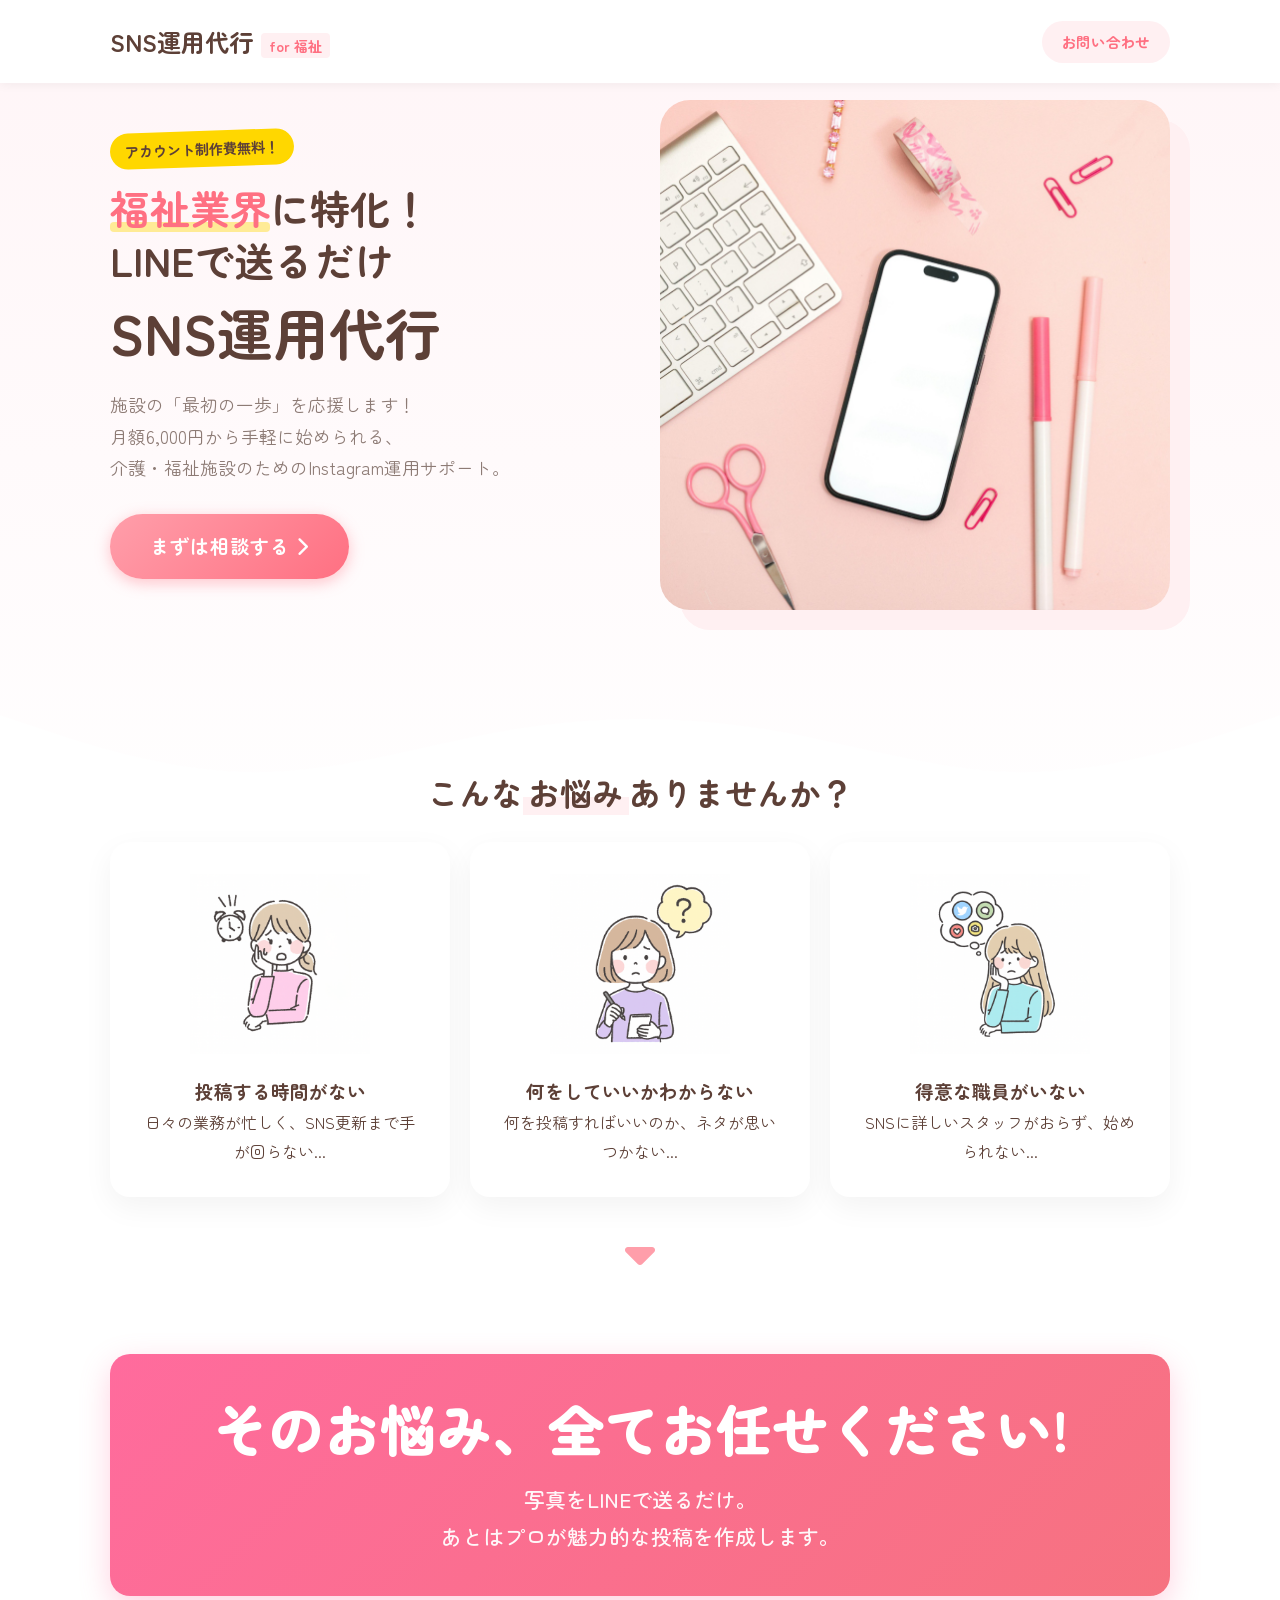
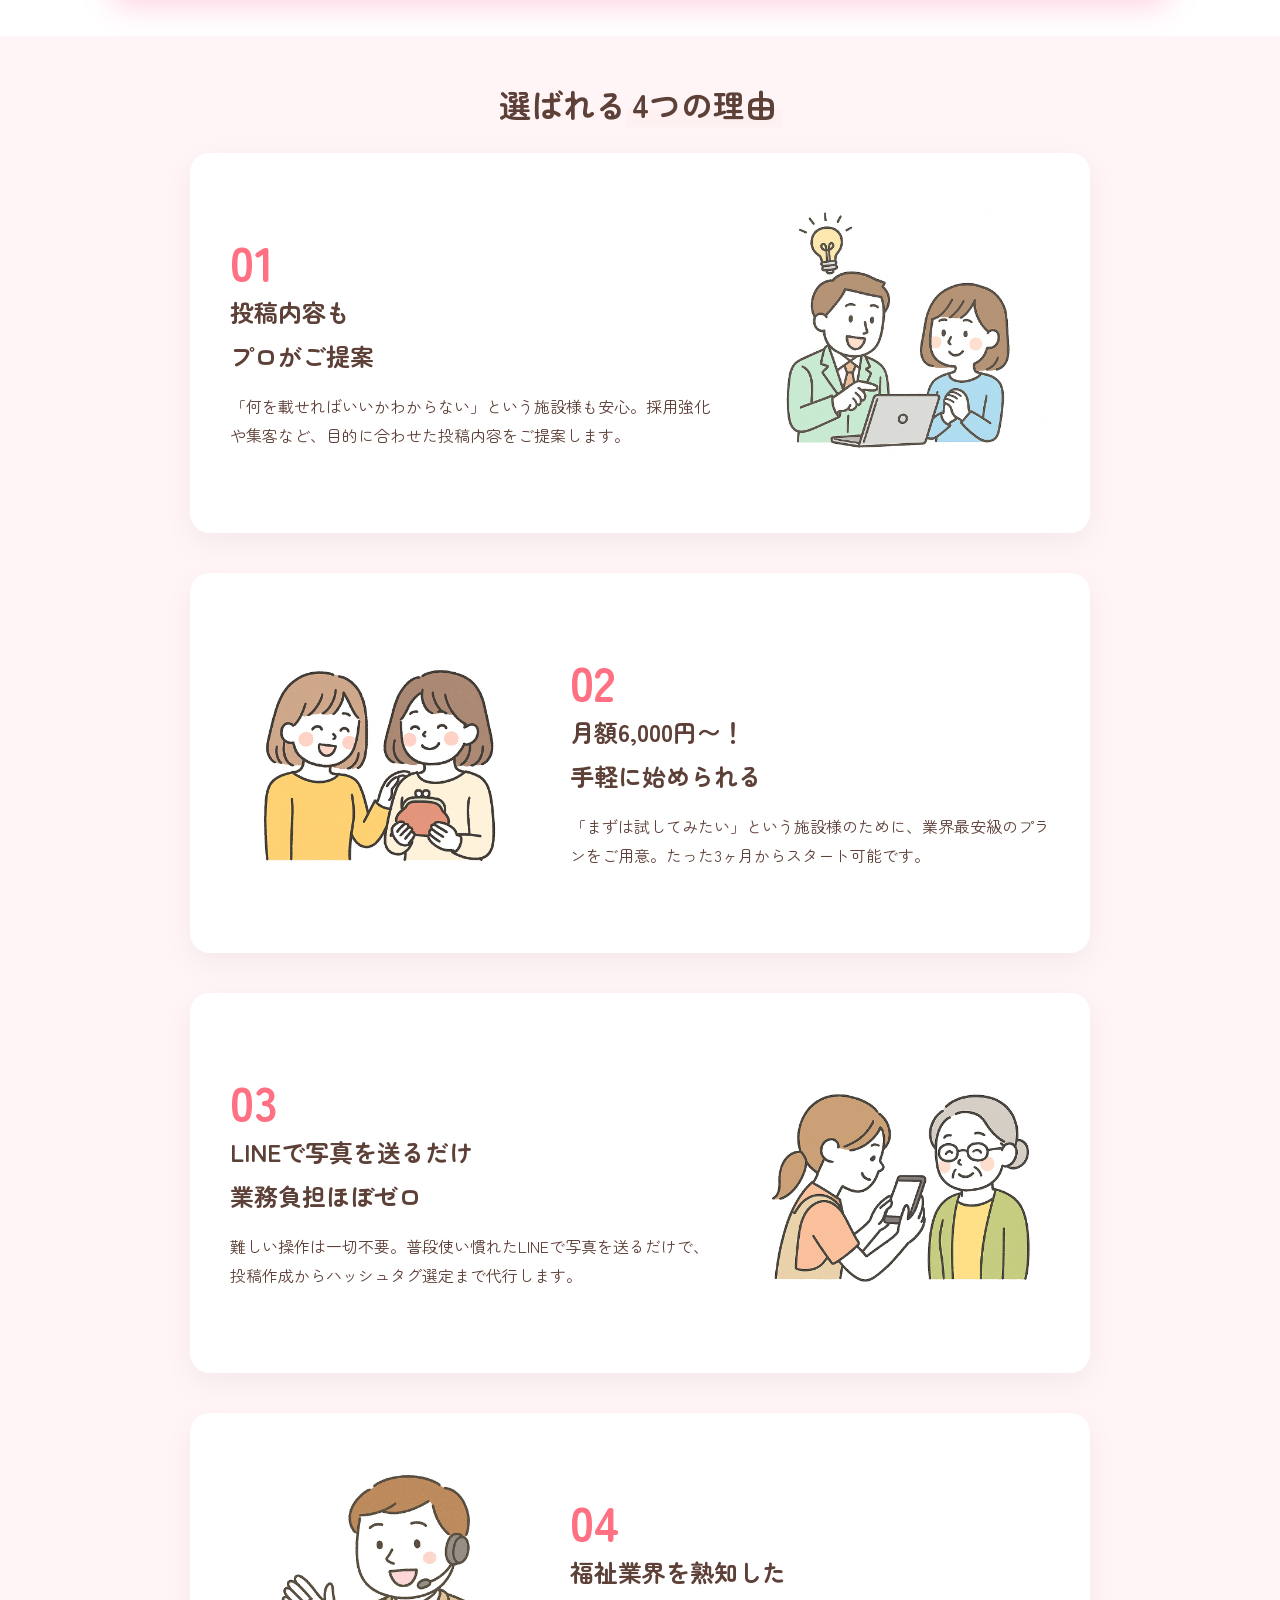
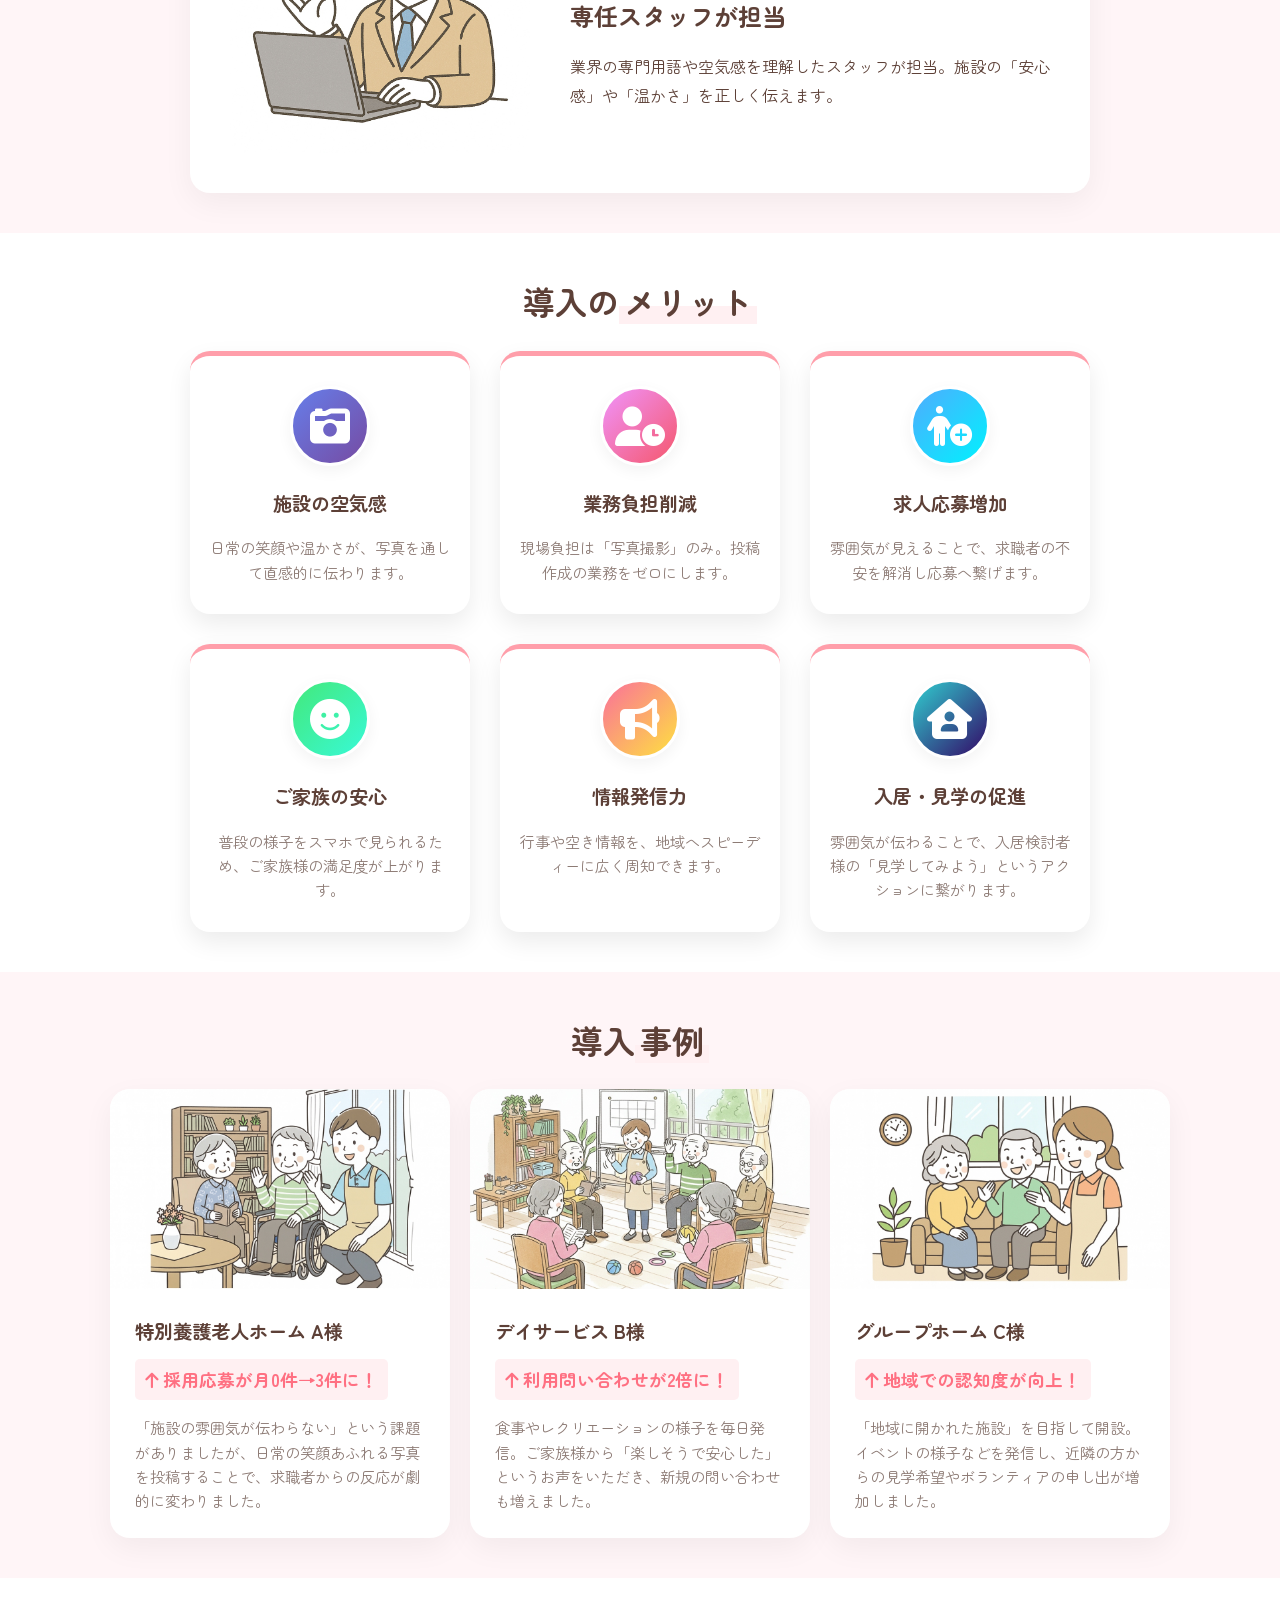
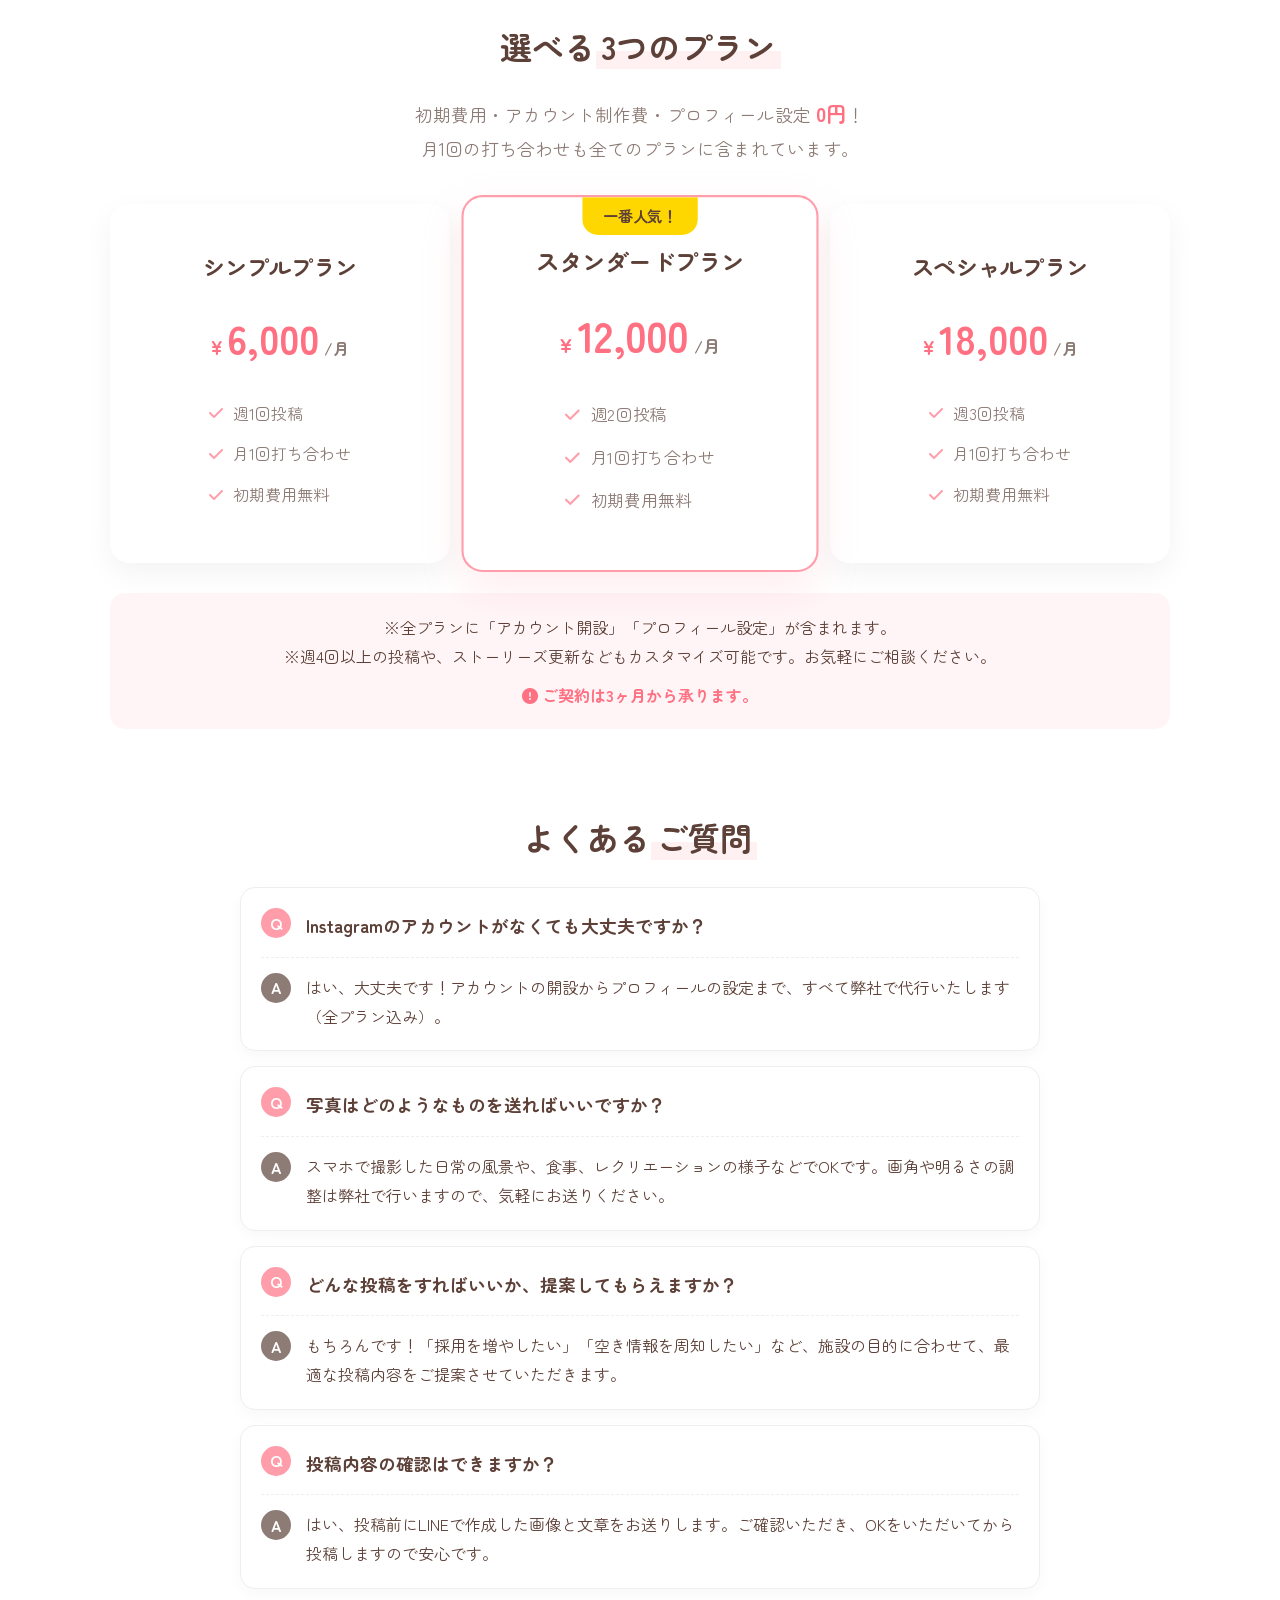
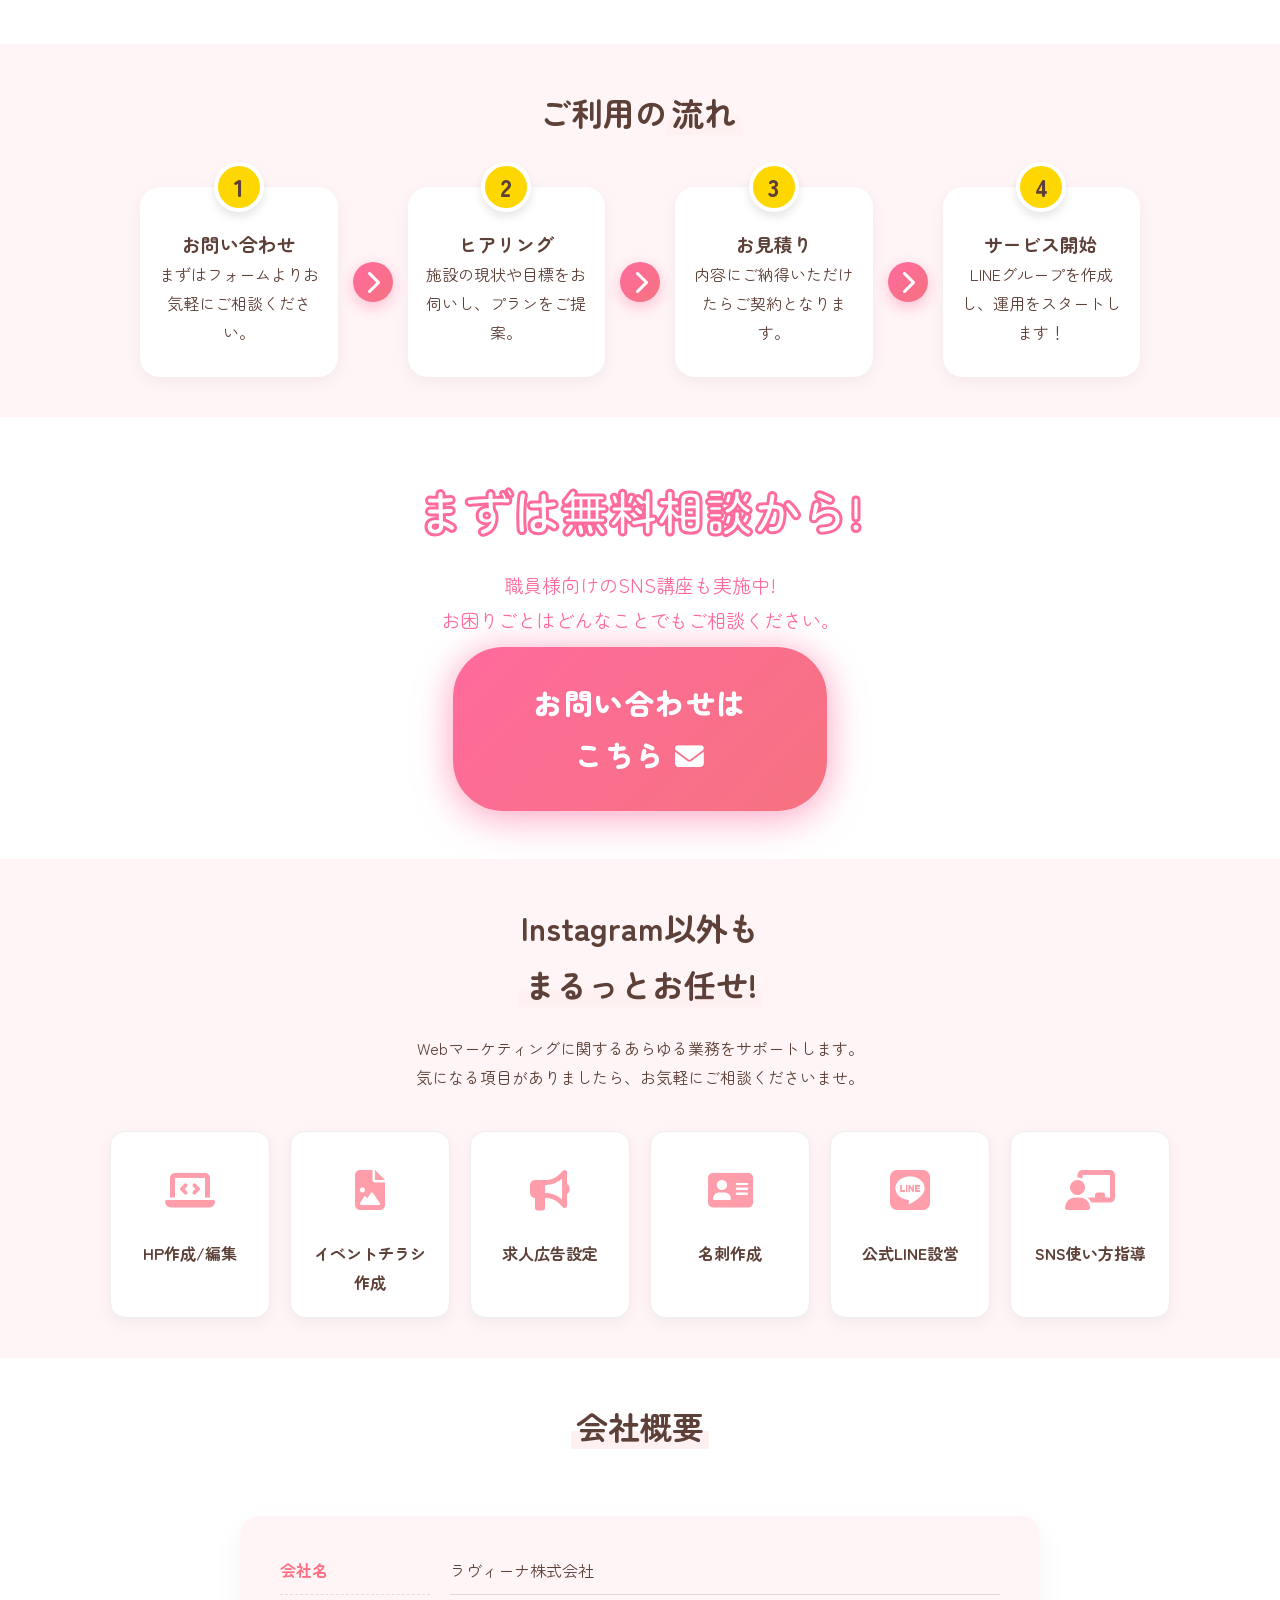
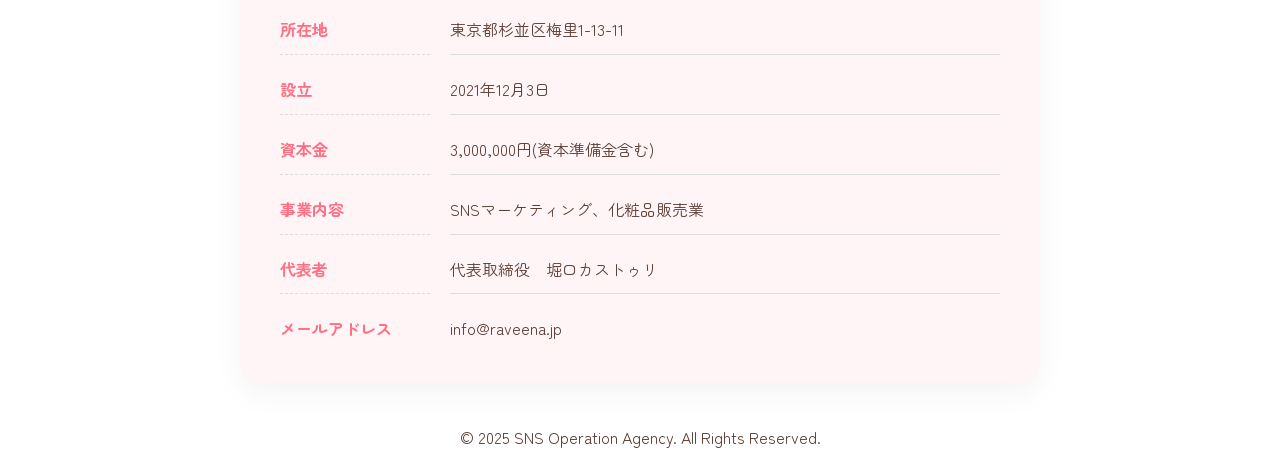
<file: index.html>
<!DOCTYPE html>
<html lang="ja">

<head>
    <meta charset="UTF-8">
    <meta name="viewport" content="width=device-width, initial-scale=1.0">
    <title>福祉業界特化のインスタ運用代行 | LINEで送るだけ</title>
    <meta name="description" content="介護・福祉施設に特化したInstagram運用代行サービス。月額6,000円〜。LINEで写真を送るだけの簡単運用で、採用や集客をサポートします。">
    <link rel="preconnect" href="https://fonts.googleapis.com">
    <link rel="preconnect" href="https://fonts.gstatic.com" crossorigin>
    <link href="https://fonts.googleapis.com/css2?family=Zen+Maru+Gothic:wght@400;500;700&display=swap"
        rel="stylesheet">
    <link rel="stylesheet" href="style.css">
    <!-- FontAwesome for Icons -->
    <link rel="stylesheet" href="https://cdnjs.cloudflare.com/ajax/libs/font-awesome/6.4.0/css/all.min.css">
</head>

<body>
    <header class="header">
        <div class="container header-container">
            <h1 class="logo">SNS運用代行<span class="logo-sub">for 福祉</span></h1>
            <a href="#contact" class="btn btn-sm">お問い合わせ</a>
        </div>
    </header>

    <main>
        <!-- Hero Section -->
        <section class="hero">
            <div class="container hero-container">
                <div class="hero-content">
                    <span class="badge">アカウント制作費無料！</span>
                    <h2 class="hero-title">
                        <span class="highlight">福祉業界</span>に特化！<br>
                        LINEで送るだけ<br>
                        <span class="text-large">SNS運用代行</span>
                    </h2>
                    <p class="hero-desc">
                        施設の「最初の一歩」を応援します！<br>
                        月額6,000円から<br class="sp-br">手軽に始められる、<br>
                        介護・福祉施設のための<br class="sp-br">Instagram運用サポート。
                    </p>
                    <div class="hero-cta">
                        <a href="#contact" class="btn btn-primary btn-lg shadow-pulse">まずは相談する <i
                                class="fa-solid fa-chevron-right"></i></a>
                    </div>
                </div>
                <div class="hero-image">
                    <img src="hero_final.jpg" alt="デスク周りの小物とスマートフォン">
                </div>
            </div>
            <div class="wave-bottom">
                <svg viewBox="0 0 1440 320">
                    <path fill="#ffffff" fill-opacity="1"
                        d="M0,96L48,112C96,128,192,160,288,160C384,160,480,128,576,112C672,96,768,96,864,112C960,128,1056,160,1152,160C1248,160,1344,128,1392,112L1440,96L1440,320L1392,320C1344,320,1248,320,1152,320C1056,320,960,320,864,320C768,320,672,320,576,320C480,320,384,320,288,320C192,320,96,320,48,320L0,320Z">
                    </path>
                </svg>
            </div>
        </section>

        <!-- Problem Section -->
        <section class="problem">
            <div class="container">
                <h2 class="section-title text-center">こんな<span class="marker-pink">お悩み</span>ありませんか？</h2>
                <div class="problem-grid">
                    <div class="problem-card">
                        <img src="problem_time.png" alt="時間がない悩み" class="problem-img">
                        <h3>投稿する時間がない</h3>
                        <p>日々の業務が忙しく、SNS更新まで手が回らない...</p>
                    </div>
                    <div class="problem-card">
                        <img src="problem_content.png" alt="内容の悩み" class="problem-img">
                        <h3>何をしていいかわからない</h3>
                        <p>何を投稿すればいいのか、ネタが思いつかない...</p>
                    </div>
                    <div class="problem-card">
                        <img src="problem_staff.png" alt="人材の悩み" class="problem-img">
                        <h3>得意な職員がいない</h3>
                        <p>SNSに詳しいスタッフがおらず、始められない...</p>
                    </div>
                </div>
                <div class="arrow-down">
                    <i class="fa-solid fa-caret-down"></i>
                </div>
                <div class="solution-message text-center">
                    <h3>そのお悩み、<br class="sp-br">全てお任せください!</h3>
                    <p>写真をLINEで送るだけ。<br>あとはプロが魅力的な投稿を作成します。</p>
                </div>
            </div>
        </section>

        <!-- Features Section -->
        <section class="features bg-pink-light">
            <div class="container">
                <h2 class="section-title text-center">選ばれる<span class="marker-pink">4つの理由</span></h2>
                <div class="feature-list">
                    <div class="feature-item">
                        <div class="feature-text">
                            <span class="feature-num">01</span>
                            <h3>投稿内容も<br>プロがご提案</h3>
                            <p>「何を載せればいいかわからない」という施設様も安心。採用強化や集客など、目的に合わせた投稿内容をご提案します。</p>
                        </div>
                        <div class="feature-img-wrapper">
                            <img src="feature_proposal.jpg" alt="提案のイラスト" class="feature-img">
                        </div>
                    </div>
                    <div class="feature-item">
                        <div class="feature-text">
                            <span class="feature-num">02</span>
                            <h3>月額6,000円〜！<br>手軽に始められる</h3>
                            <p>「まずは試してみたい」という施設様のために、業界最安級のプランをご用意。たった3ヶ月からスタート可能です。</p>
                        </div>
                        <div class="feature-img-wrapper">
                            <img src="feature_cost.jpg" alt="低価格のイラスト" class="feature-img">
                        </div>
                    </div>
                    <div class="feature-item">
                        <div class="feature-text">
                            <span class="feature-num">03</span>
                            <h3>LINEで写真を送るだけ<br>業務負担ほぼゼロ</h3>
                            <p>難しい操作は一切不要。普段使い慣れたLINEで写真を送るだけで、投稿作成からハッシュタグ選定まで代行します。</p>
                        </div>
                        <div class="feature-img-wrapper">
                            <img src="feature_line.jpg" alt="LINEのイラスト" class="feature-img">
                        </div>
                    </div>
                    <div class="feature-item">
                        <div class="feature-text">
                            <span class="feature-num">04</span>
                            <h3>福祉業界を熟知した<br>専任スタッフが担当</h3>
                            <p>業界の専門用語や空気感を理解したスタッフが担当。施設の「安心感」や「温かさ」を正しく伝えます。</p>
                        </div>
                        <div class="feature-img-wrapper">
                            <img src="feature_specialist.jpg" alt="専門性のイラスト" class="feature-img">
                        </div>
                    </div>
                </div>
            </div>
        </section>

        <!-- Effects Section -->
        <section class="effects">
            <div class="container">
                <h2 class="section-title text-center">導入の<span class="marker-pink">メリット</span></h2>
                <div class="benefits-grid">
                    <div class="benefit-card">
                        <div class="benefit-icon">
                            <i class="fa-solid fa-camera-retro"></i>
                        </div>
                        <h3>施設の空気感</h3>
                        <p>日常の笑顔や温かさが、写真を通して直感的に伝わります。</p>
                    </div>
                    <div class="benefit-card">
                        <div class="benefit-icon">
                            <i class="fa-solid fa-user-clock"></i>
                        </div>
                        <h3>業務負担削減</h3>
                        <p>現場負担は「写真撮影」のみ。投稿作成の業務をゼロにします。</p>
                    </div>
                    <div class="benefit-card">
                        <div class="benefit-icon">
                            <i class="fa-solid fa-person-circle-plus"></i>
                        </div>
                        <h3>求人応募増加</h3>
                        <p>雰囲気が見えることで、求職者の不安を解消し応募へ繋げます。</p>
                    </div>
                    <div class="benefit-card">
                        <div class="benefit-icon">
                            <i class="fa-solid fa-face-smile"></i>
                        </div>
                        <h3>ご家族の安心</h3>
                        <p>普段の様子をスマホで見られるため、ご家族様の満足度が上がります。</p>
                    </div>
                    <div class="benefit-card">
                        <div class="benefit-icon">
                            <i class="fa-solid fa-bullhorn"></i>
                        </div>
                        <h3>情報発信力</h3>
                        <p>行事や空き情報を、地域へスピーディーに広く周知できます。</p>
                    </div>
                    <div class="benefit-card">
                        <div class="benefit-icon">
                            <i class="fa-solid fa-house-user"></i>
                        </div>
                        <h3>入居・見学の促進</h3>
                        <p>雰囲気が伝わることで、入居検討者様の「見学してみよう」というアクションに繋がります。</p>
                    </div>
                </div>
            </div>
        </section>

        <!-- Case Studies Section -->
        <section class="case-studies bg-pink-light">
            <div class="container">
                <h2 class="section-title text-center">導入<span class="marker-pink">事例</span></h2>
                <div class="case-grid">
                    <div class="case-card">
                        <img src="case_nursing_home.jpg" alt="特別養護老人ホームの様子" class="case-img">
                        <div class="case-content">
                            <h3>特別養護老人ホーム A様</h3>
                            <p class="case-result"><i class="fa-solid fa-arrow-up"></i> 採用応募が月0件→3件に！</p>
                            <p class="case-desc">「施設の雰囲気が伝わらない」という課題がありましたが、日常の笑顔あふれる写真を投稿することで、求職者からの反応が劇的に変わりました。</p>
                        </div>
                    </div>
                    <div class="case-card">
                        <img src="case_day_service.jpg" alt="デイサービスの様子" class="case-img">
                        <div class="case-content">
                            <h3>デイサービス B様</h3>
                            <p class="case-result"><i class="fa-solid fa-arrow-up"></i> 利用問い合わせが2倍に！</p>
                            <p class="case-desc">食事やレクリエーションの様子を毎日発信。ご家族様から「楽しそうで安心した」というお声をいただき、新規の問い合わせも増えました。</p>
                        </div>
                    </div>
                    <div class="case-card">
                        <img src="case_group_home.jpg" alt="グループホームの様子" class="case-img">
                        <div class="case-content">
                            <h3>グループホーム C様</h3>
                            <p class="case-result"><i class="fa-solid fa-arrow-up"></i> 地域での認知度が向上！</p>
                            <p class="case-desc">「地域に開かれた施設」を目指して開設。イベントの様子などを発信し、近隣の方からの見学希望やボランティアの申し出が増加しました。</p>
                        </div>
                    </div>
                </div>
            </div>
        </section>

        <!-- Pricing Section -->
        <section class="pricing">
            <div class="container">
                <h2 class="section-title text-center">選べる<span class="marker-pink">3つのプラン</span></h2>
                <p class="pricing-subtitle text-center">
                    初期費用・アカウント制作費<br class="sp-br">・プロフィール設定 <span class="text-pink">0円</span>！<br>
                    月1回の打ち合わせも<br class="sp-br">全てのプランに含まれています。
                </p>
                <div class="pricing-grid">
                    <!-- Simple Plan -->
                    <div class="pricing-card">
                        <div class="plan-name">シンプルプラン</div>
                        <div class="plan-price">
                            <span class="yen">¥</span>6,000<span class="period">/月</span>
                        </div>
                        <div class="plan-features">
                            <ul>
                                <li><i class="fa-solid fa-check"></i> 週1回投稿</li>
                                <li><i class="fa-solid fa-check"></i> 月1回打ち合わせ</li>
                                <li><i class="fa-solid fa-check"></i> 初期費用無料</li>
                            </ul>
                        </div>
                    </div>
                    <!-- Standard Plan -->
                    <div class="pricing-card popular">
                        <div class="popular-badge">一番人気！</div>
                        <div class="plan-name">スタンダードプラン</div>
                        <div class="plan-price">
                            <span class="yen">¥</span>12,000<span class="period">/月</span>
                        </div>
                        <div class="plan-features">
                            <ul>
                                <li><i class="fa-solid fa-check"></i> 週2回投稿</li>
                                <li><i class="fa-solid fa-check"></i> 月1回打ち合わせ</li>
                                <li><i class="fa-solid fa-check"></i> 初期費用無料</li>
                            </ul>
                        </div>
                    </div>
                    <!-- Special Plan -->
                    <div class="pricing-card">
                        <div class="plan-name">スペシャルプラン</div>
                        <div class="plan-price">
                            <span class="yen">¥</span>18,000<span class="period">/月</span>
                        </div>
                        <div class="plan-features">
                            <ul>
                                <li><i class="fa-solid fa-check"></i> 週3回投稿</li>
                                <li><i class="fa-solid fa-check"></i> 月1回打ち合わせ</li>
                                <li><i class="fa-solid fa-check"></i> 初期費用無料</li>
                            </ul>
                        </div>
                    </div>
                </div>
                <div class="pricing-note text-center">
                    <p>※全プランに「アカウント開設」「プロフィール設定」が含まれます。<br>
                        ※週4回以上の投稿や、ストーリーズ更新などもカスタマイズ可能です。お気軽にご相談ください。</p>
                    <p class="contract-term"><i class="fa-solid fa-circle-exclamation"></i> ご契約は3ヶ月から承ります。</p>
                </div>
            </div>
        </section>

        <!-- FAQ Section -->
        <section class="faq">
            <div class="container">
                <h2 class="section-title text-center">よくある<span class="marker-pink">ご質問</span></h2>
                <div class="faq-list">
                    <div class="faq-item">
                        <div class="faq-question">
                            <span class="q-mark">Q</span>
                            <h4>Instagramのアカウントがなくても大丈夫ですか？</h4>
                        </div>
                        <div class="faq-answer">
                            <span class="a-mark">A</span>
                            <p>はい、大丈夫です！アカウントの開設からプロフィールの設定まで、すべて弊社で代行いたします（全プラン込み）。</p>
                        </div>
                    </div>
                    <div class="faq-item">
                        <div class="faq-question">
                            <span class="q-mark">Q</span>
                            <h4>写真はどのようなものを送ればいいですか？</h4>
                        </div>
                        <div class="faq-answer">
                            <span class="a-mark">A</span>
                            <p>スマホで撮影した日常の風景や、食事、レクリエーションの様子などでOKです。画角や明るさの調整は弊社で行いますので、気軽にお送りください。</p>
                        </div>
                    </div>
                    <div class="faq-item">
                        <div class="faq-question">
                            <span class="q-mark">Q</span>
                            <h4>どんな投稿をすればいいか、提案してもらえますか？</h4>
                        </div>
                        <div class="faq-answer">
                            <span class="a-mark">A</span>
                            <p>もちろんです！「採用を増やしたい」「空き情報を周知したい」など、施設の目的に合わせて、最適な投稿内容をご提案させていただきます。</p>
                        </div>
                    </div>
                    <div class="faq-item">
                        <div class="faq-question">
                            <span class="q-mark">Q</span>
                            <h4>投稿内容の確認はできますか？</h4>
                        </div>
                        <div class="faq-answer">
                            <span class="a-mark">A</span>
                            <p>はい、投稿前にLINEで作成した画像と文章をお送りします。ご確認いただき、OKをいただいてから投稿しますので安心です。</p>
                        </div>
                    </div>
                </div>
            </div>
        </section>

        <!-- Flow Section -->
        <section class="flow bg-pink-light">
            <div class="container">
                <h2 class="section-title text-center">ご利用の<span class="marker-pink">流れ</span></h2>
                <div class="flow-steps">
                    <div class="step-card">
                        <div class="step-num">1</div>
                        <h3>お問い合わせ</h3>
                        <p>まずはフォームよりお気軽にご相談ください。</p>
                    </div>
                    <div class="step-arrow"><i class="fa-solid fa-chevron-right"></i></div>
                    <div class="step-card">
                        <div class="step-num">2</div>
                        <h3>ヒアリング</h3>
                        <p>施設の現状や目標をお伺いし、プランをご提案。</p>
                    </div>
                    <div class="step-arrow"><i class="fa-solid fa-chevron-right"></i></div>
                    <div class="step-card">
                        <div class="step-num">3</div>
                        <h3>お見積り</h3>
                        <p>内容にご納得いただけたらご契約となります。</p>
                    </div>
                    <div class="step-arrow"><i class="fa-solid fa-chevron-right"></i></div>
                    <div class="step-card">
                        <div class="step-num">4</div>
                        <h3>サービス開始</h3>
                        <p>LINEグループを作成し、運用をスタートします！</p>
                    </div>
                </div>
            </div>
        </section>

        <!-- CTA Section -->
        <section id="contact" class="cta">
            <div class="container cta-container text-center">
                <h2 class="cta-title">まずは無料相談から!</h2>
                <p class="cta-desc">
                    職員様向けのSNS講座も実施中!<br>
                    お困りごとはどんなことでもご相談ください。
                </p>
                <a href="https://forms.gle/82RpzWLop1iFDff38" target="_blank"
                    class="btn btn-white btn-lg shadow-pulse">お問い合わせは<br>こちら <i class="fa-solid fa-envelope"></i></a>

            </div>
        </section>

        <!-- Other Services Section -->
        <section class="other-services bg-pink-light">
            <div class="container">
                <h2 class="section-title text-center">Instagram以外も<br><span class="marker-pink">まるっとお任せ!</span></h2>
                <p class="text-center mb-40">Webマーケティングに関するあらゆる業務をサポートします。<br>気になる項目がありましたら、お気軽にご相談くださいませ。</p>
                <div class="service-grid">
                    <div class="service-card">
                        <div class="service-icon"><i class="fa-solid fa-laptop-code"></i></div>
                        <h3>HP作成/編集</h3>
                    </div>
                    <div class="service-card">
                        <div class="service-icon"><i class="fa-solid fa-file-image"></i></div>
                        <h3>イベントチラシ作成</h3>
                    </div>
                    <div class="service-card">
                        <div class="service-icon"><i class="fa-solid fa-bullhorn"></i></div>
                        <h3>求人広告設定</h3>
                    </div>
                    <div class="service-card">
                        <div class="service-icon"><i class="fa-solid fa-address-card"></i></div>
                        <h3>名刺作成</h3>
                    </div>
                    <div class="service-card">
                        <div class="service-icon"><i class="fa-brands fa-line"></i></div>
                        <h3>公式LINE設営</h3>
                    </div>
                    <div class="service-card">
                        <div class="service-icon"><i class="fa-solid fa-chalkboard-user"></i></div>
                        <h3>SNS使い方指導</h3>
                    </div>
                </div>
            </div>
        </section>
        <!-- Company Overview Section -->
        <section class="company-overview">
            <div class="container">
                <h2 class="section-title text-center"><span class="marker-pink">会社概要</span></h2>
                <div class="company-info">
                    <dl>
                        <dt>会社名</dt>
                        <dd>ラヴィーナ株式会社</dd>
                        <dt>所在地</dt>
                        <dd>東京都杉並区梅里1-13-11</dd>
                        <dt>設立</dt>
                        <dd>2021年12月3日</dd>
                        <dt>資本金</dt>
                        <dd>3,000,000円(資本準備金含む)</dd>
                        <dt>事業内容</dt>
                        <dd>SNSマーケティング、化粧品販売業</dd>
                        <dt>代表者</dt>
                        <dd>代表取締役　堀口カストゥリ</dd>
                        <dt>メールアドレス</dt>
                        <dd>info@raveena.jp</dd>
                    </dl>
                </div>
            </div>
        </section>

    </main>

    <footer class="footer">
        <div class="container text-center">
            <p>&copy; 2025 SNS Operation Agency. All Rights Reserved.</p>
        </div>
    </footer>
</body>

</html>
</file>
<file: style.css>
:root {
    --primary-color: #FF9EAA;
    --primary-dark: #FF7082;
    --primary-light: #FFF0F2;
    --text-color: #5D4037;
    --text-light: #8D7B75;
    --white: #FFFFFF;
    --bg-light: #FFF5F7;
    --accent: #FFD700;
    /* Gold/Yellow for accents */
    --font-main: 'Zen Maru Gothic', sans-serif;
}

* {
    margin: 0;
    padding: 0;
    box-sizing: border-box;
}

body {
    font-family: var(--font-main);
    color: var(--text-color);
    line-height: 1.8;
    background-color: var(--white);
    overflow-x: hidden;
}

a {
    text-decoration: none;
    color: inherit;
    transition: all 0.3s ease;
}

ul {
    list-style: none;
}

img {
    max-width: 100%;
    height: auto;
    display: block;
}

.container {
    max-width: 1100px;
    margin: 0 auto;
    padding: 0 20px;
}

.text-center {
    text-align: center;
}

/* Buttons */
.btn {
    display: inline-block;
    padding: 12px 30px;
    border-radius: 50px;
    font-weight: 700;
    letter-spacing: 0.05em;
    cursor: pointer;
}

.btn-primary {
    background: linear-gradient(135deg, var(--primary-color), var(--primary-dark));
    color: var(--white);
    box-shadow: 0 4px 15px rgba(255, 112, 130, 0.4);
}

.btn-primary:hover {
    transform: translateY(-2px);
    box-shadow: 0 6px 20px rgba(255, 112, 130, 0.6);
}

.btn-white {
    background: var(--white);
    color: var(--primary-dark);
    box-shadow: 0 4px 15px rgba(0, 0, 0, 0.1);
}

.btn-white:hover {
    background: var(--primary-light);
    transform: translateY(-2px);
}

.btn-lg {
    font-size: 1.2rem;
    padding: 15px 40px;
}

.btn-sm {
    font-size: 0.9rem;
    padding: 8px 20px;
    background-color: var(--primary-light);
    color: var(--primary-dark);
}

.shadow-pulse {
    animation: pulse 2s infinite;
}

@keyframes pulse {
    0% {
        box-shadow: 0 0 0 0 rgba(255, 112, 130, 0.7);
    }

    70% {
        box-shadow: 0 0 0 10px rgba(255, 112, 130, 0);
    }

    100% {
        box-shadow: 0 0 0 0 rgba(255, 112, 130, 0);
    }
}

/* Header */
.header {
    padding: 20px 0;
    position: fixed;
    width: 100%;
    top: 0;
    background: rgba(255, 255, 255, 0.95);
    backdrop-filter: blur(10px);
    z-index: 1000;
    box-shadow: 0 2px 10px rgba(0, 0, 0, 0.05);
}

.header-container {
    display: flex;
    justify-content: space-between;
    align-items: center;
}

.logo {
    font-size: 1.5rem;
    color: var(--text-color);
    font-weight: 700;
}

.logo-sub {
    font-size: 0.9rem;
    color: var(--primary-dark);
    margin-left: 8px;
    background: var(--primary-light);
    padding: 2px 8px;
    border-radius: 4px;
}

/* Hero Section */
.hero {
    padding-top: 100px;
    padding-bottom: 0;
    background: linear-gradient(180deg, var(--bg-light) 0%, var(--white) 100%);
    position: relative;
    overflow: hidden;
}

.hero-container {
    display: flex;
    align-items: center;
    justify-content: space-between;
    gap: 40px;
    padding-bottom: 20px;
}

.hero-content {
    flex: 1;
}

.badge {
    background: var(--accent);
    color: var(--text-color);
    padding: 5px 15px;
    border-radius: 20px;
    font-weight: 700;
    font-size: 0.9rem;
    display: inline-block;
    margin-bottom: 15px;
    transform: rotate(-2deg);
}

.hero-title {
    font-size: 2.5rem;
    line-height: 1.3;
    margin-bottom: 20px;
}

.highlight {
    color: var(--primary-dark);
    position: relative;
    z-index: 1;
}

.highlight::after {
    content: '';
    position: absolute;
    bottom: 5px;
    left: 0;
    width: 100%;
    height: 10px;
    background: rgba(255, 215, 0, 0.4);
    z-index: -1;
    border-radius: 4px;
}

.text-large {
    font-size: 3.5rem;
    color: var(--text-color);
    display: block;
    margin-top: 10px;
}

.hero-desc {
    font-size: 1.1rem;
    color: var(--text-light);
    margin-bottom: 30px;
}

.hero-image {
    flex: 1;
    position: relative;
}

.hero-image img {
    border-radius: 30px;
    box-shadow: 20px 20px 0px var(--primary-light);
    animation: float 6s ease-in-out infinite;
}

@keyframes float {
    0% {
        transform: translateY(0px);
    }

    50% {
        transform: translateY(-15px);
    }

    100% {
        transform: translateY(0px);
    }
}

.wave-bottom {
    line-height: 0;
    width: 100%;
}

/* Section Common */
section {
    padding: 40px 0;
}

.section-title {
    font-size: 2rem;
    margin-bottom: 20px;
    position: relative;
    display: inline-block;
    width: 100%;
}

.marker-pink {
    background: linear-gradient(transparent 60%, var(--primary-light) 60%);
    padding: 0 5px;
}

.bg-pink-light {
    background-color: var(--bg-light);
}

/* Problem Section */
.problem {
    padding-top: 0;
    margin-top: -320px;
    /* Increased pull-up to -320px for maximum tightness */
    position: relative;
    z-index: 2;
}

.problem-grid {
    display: grid;
    grid-template-columns: repeat(auto-fit, minmax(300px, 1fr));
    gap: 20px;
    margin-bottom: 30px;
}

.problem-card {
    background: var(--white);
    padding: 30px;
    border-radius: 20px;
    box-shadow: 0 10px 30px rgba(0, 0, 0, 0.05);
    text-align: center;
    transition: transform 0.3s;
    border: 2px solid transparent;
}

.problem-card:hover {
    transform: translateY(-5px);
    border-color: var(--primary-light);
}

.icon-circle {
    width: 70px;
    height: 70px;
    background: var(--primary-light);
    color: var(--primary-dark);
    border-radius: 50%;
    display: flex;
    align-items: center;
    justify-content: center;
    font-size: 1.8rem;
    margin: 0 auto 20px;
}

/* Flow Section */
.flow-steps {
    display: flex;
    justify-content: space-between;
    align-items: stretch;
    flex-wrap: wrap;
    /* Allow wrapping but try to keep row */
    gap: 15px;
    position: relative;
    max-width: 1000px;
    margin: 0 auto;
}

.step-card {
    flex: 1;
    min-width: 150px;
    /* narrowed min-width to fit 4 in a row */
    text-align: center;
    background: var(--white);
    padding: 30px 15px;
    border-radius: 20px;
    position: relative;
    box-shadow: 0 5px 15px rgba(0, 0, 0, 0.05);
    /* Softer shadow */
    z-index: 1;
}

.step-num {
    width: 50px;
    /* Larger */
    height: 50px;
    /* Larger */
    background: var(--accent);
    /* Use accent color for Step to POP */
    color: var(--text-color);
    border-radius: 50%;
    display: flex;
    align-items: center;
    justify-content: center;
    font-weight: 800;
    /* Bolder */
    font-size: 1.5rem;
    /* Larger */
    margin: -55px auto 15px;
    /* Pull up to overlap top border slightly */
    border: 4px solid var(--white);
    /* White ring */
    box-shadow: 0 5px 10px rgba(0, 0, 0, 0.1);
}

/* Ensure step card has enough top margin for the popped up number */
.step-card {
    margin-top: 25px;
}

.step-arrow {
    display: flex;
    align-items: center;
    justify-content: center;
    margin-top: 25px;
    padding-top: 0;
    color: #fff;
    font-size: 1.5rem;
}

.step-arrow i {
    background: linear-gradient(135deg, #ff6b9d 0%, #f67280 100%);
    width: 40px;
    height: 40px;
    border-radius: 50%;
    display: flex;
    align-items: center;
    justify-content: center;
    box-shadow: 0 5px 15px rgba(255, 107, 157, 0.4);
}

.arrow-down {
    text-align: center;
    font-size: 3rem;
    color: var(--primary-color);
    margin: -20px 0 20px;
    animation: bounce 2s infinite;
}

@keyframes bounce {

    0%,
    20%,
    50%,
    80%,
    100% {
        transform: translateY(0);
    }

    40% {
        transform: translateY(-10px);
    }

    60% {
        transform: translateY(-5px);
    }
}

.solution-message {
    background: var(--primary-dark);
    color: var(--white);
    padding: 40px;
    border-radius: 20px;
    position: relative;
}

/* Features Section */
.feature-list {
    display: grid;
    grid-template-columns: 1fr;
    gap: 40px;
    max-width: 900px;
    margin: 0 auto;
}

.feature-item {
    display: flex;
    background: var(--white);
    padding: 40px;
    border-radius: 20px;
    box-shadow: 0 10px 30px rgba(0, 0, 0, 0.05);
    transition: transform 0.3s;
    gap: 40px;
    align-items: center;
}

/* Odd items (1, 3...): Text Left, Image Right */
.feature-item:nth-child(odd) {
    flex-direction: row;
}

/* Even items (2, 4...): Image Left, Text Right */
.feature-item:nth-child(even) {
    flex-direction: row-reverse;
}

.feature-item:hover {
    transform: translateY(-5px);
}



.feature-text {
    flex: 1 1 45%;
    /* Force ~50% width basis */
    min-width: 300px;
    /* But allow wrapping if very narrow */
    text-align: left;
}

.feature-num {
    font-size: 3rem;
    font-weight: 700;
    color: var(--primary-dark);
    line-height: 1;
    display: block;
    margin-bottom: 5px;
    /* Reduced to pull closer to image */
    position: relative;
    z-index: 10;
    /* Ensure above image if negative margin used */
}

.feature-text h3 {
    font-size: 1.5rem;
    margin-bottom: 15px;
}

.feature-img-wrapper {
    flex: 1 1 45%;
    /* Force ~50% width basis */
    min-width: 300px;
    height: auto;
    min-height: 250px;
    display: flex;
    align-items: center;
    justify-content: center;
    overflow: hidden;
    border-radius: 15px;
}

.feature-img {
    width: 100%;
    height: 100%;
    object-fit: cover;
    border-radius: 15px;
    box-shadow: none;
}

/* Responsive adjustments for layout */
@media (max-width: 1280px) {
    .problem {
        margin-top: -150px;
    }
}

@media (max-width: 900px) {
    .problem {
        margin-top: -50px;
    }
}

/* Responsive */
@media (max-width: 700px) {
    .problem {
        margin-top: 0px;
    }

    .hero-container {
        flex-direction: column-reverse;
        text-align: center;
        padding-top: 20px;
    }

    .hero-title {
        font-size: 1.8rem;
        margin-bottom: 10px;
    }

    .text-large {
        font-size: 2.2rem;
        margin-top: 5px;
    }

    .hero-desc {
        font-size: 0.95rem;
        margin-bottom: 20px;
        padding: 0 10px;
    }

    /* Compact existing elements */
    .hero-container {
        padding-bottom: 10px;
        gap: 20px;
    }

    .badge {
        font-size: 0.8rem;
        margin-bottom: 10px;
    }

    /* Better image sizing */
    .hero-image img {
        max-width: 80%;
        margin: 0 auto;
        box-shadow: 10px 10px 0px var(--primary-light);
    }

    .feature-item:nth-child(odd),
    .feature-item:nth-child(even) {
        flex-direction: column-reverse;
        text-align: center;
        gap: 30px;
        padding: 30px;
    }

    .feature-text {
        text-align: center;
    }

    .feature-img-wrapper {
        width: 100%;
        flex: auto;
        /* Reset flex basis on mobile */
    }

    .problem-grid,
    .case-grid,
    .benefits-grid {
        display: flex;
        flex-direction: column;
        /* Stack cards vertically */
        gap: 20px;
        padding: 0 10px;
        overflow-x: visible;
        /* Disable horizontal scroll */
        scroll-snap-type: none;
    }

    /* Cards stacking */
    .problem-card,
    .case-card,
    .benefit-card {
        width: 100%;
        /* Take full width */
        min-width: 0;
        /* Reset previous min-width */
        flex-shrink: 1;
    }

    /* Service grid can remain 2-column or stack, let's make it 2-column compact */
    .service-grid {
        grid-template-columns: repeat(2, 1fr);
        gap: 10px;
    }

    /* Flow Mobile */
    .step-arrow {
        display: none;
        /* Hide arrows on mobile */
    }

    .flow-steps {
        flex-direction: column;
        gap: 40px;
        /* More space between steps */
    }

    .step-card {
        width: 100%;
        margin-top: 30px;
    }

    /* Add a connecting line for mobile flow if possible, or just stack cleanly */
    .flow-steps::before {
        content: '';
        position: absolute;
        top: 0;
        bottom: 0;
        left: 50%;
        width: 4px;
        background: var(--primary-light);
        z-index: 0;
        transform: translateX(-50%);
        display: none;
        /* Optional: hide for now to keep it simple */
    }
}


/* Pricing Section */
.pricing-subtitle {
    font-size: 1.1rem;
    margin-bottom: 40px;
    color: var(--text-light);
}

.text-pink {
    color: var(--primary-dark);
    font-weight: 700;
    font-size: 1.3rem;
}

.pricing-grid {
    display: grid;
    grid-template-columns: repeat(auto-fit, minmax(300px, 1fr));
    gap: 20px;
    margin-bottom: 30px;
    align-items: center;
    /* Center align cards vertically */
}

.pricing-card {
    background: var(--white);
    padding: 40px 30px;
    border-radius: 20px;
    box-shadow: 0 10px 30px rgba(0, 0, 0, 0.05);
    text-align: center;
    border: 2px solid transparent;
    transition: transform 0.3s, border-color 0.3s;
    position: relative;
    overflow: hidden;
}

.pricing-card:hover {
    transform: translateY(-10px);
    border-color: var(--primary-light);
}

.pricing-card.popular {
    border: 2px solid var(--primary-color);
    transform: scale(1.05);
    box-shadow: 0 15px 40px rgba(255, 158, 170, 0.2);
    z-index: 1;
}

.pricing-card.popular:hover {
    transform: scale(1.05) translateY(-10px);
}

.popular-badge {
    position: absolute;
    top: 0;
    left: 50%;
    transform: translateX(-50%);
    background: var(--accent);
    color: var(--text-color);
    padding: 5px 20px;
    font-size: 0.9rem;
    font-weight: 700;
    border-radius: 0 0 15px 15px;
}

.solution-message {
    margin-top: 60px;
    padding: 40px 30px;
    background: linear-gradient(135deg, #ff6b9d 0%, #f67280 100%);
    border-radius: 20px;
    box-shadow: 0 10px 30px rgba(255, 107, 157, 0.3);
}

.solution-message h3 {
    font-size: 3.5rem;
    font-weight: 900;
    color: #fff;
    margin-bottom: 20px;
    line-height: 1.2;
}

.solution-message p {
    color: #fff;
    opacity: 0.95;
    font-size: 1.3rem;
    font-weight: 500;
}

.plan-name {
    font-size: 1.4rem;
    font-weight: 700;
    margin-bottom: 15px;
    color: var(--text-color);
}

.plan-price {
    font-size: 2.5rem;
    font-weight: 700;
    color: var(--primary-dark);
    margin-bottom: 25px;
    display: flex;
    align-items: baseline;
    justify-content: center;
}

.plan-price .yen {
    font-size: 1.2rem;
    margin-right: 5px;
}

.plan-price .period {
    font-size: 1rem;
    color: var(--text-light);
    margin-left: 5px;
}

.plan-features ul {
    text-align: left;
    display: inline-block;
}

.plan-features li {
    margin-bottom: 12px;
    color: var(--text-light);
    display: flex;
    align-items: center;
}

.plan-features li i {
    color: var(--primary-color);
    margin-right: 10px;
}

.pricing-note {
    background: var(--bg-light);
    padding: 20px;
    border-radius: 15px;
    margin-top: 30px;
}

.contract-term {
    margin-top: 10px;
    font-weight: 700;
    color: var(--primary-dark);
}

/* Responsive adjustments for pricing */
@media (max-width: 768px) {
    .pricing-card.popular {
        transform: scale(1);
    }

    .pricing-card.popular:hover {
        transform: translateY(-10px);
    }
}

/* Case Studies Section */
.case-grid {
    display: grid;
    grid-template-columns: repeat(auto-fit, minmax(300px, 1fr));
    gap: 20px;
}

.case-card {
    background: var(--white);
    border-radius: 20px;
    overflow: hidden;
    box-shadow: 0 10px 30px rgba(0, 0, 0, 0.05);
    transition: transform 0.3s;
}

.case-card:hover {
    transform: translateY(-5px);
}

.case-img-placeholder {
    height: 200px;
    display: flex;
    align-items: center;
    justify-content: center;
}

.case-img {
    width: 100%;
    height: 200px;
    object-fit: cover;
}

.case-content {
    padding: 25px;
}

.case-content h3 {
    font-size: 1.2rem;
    margin-bottom: 10px;
    color: var(--text-color);
}

.case-result {
    color: var(--primary-dark);
    font-weight: 700;
    font-size: 1.1rem;
    margin-bottom: 15px;
    background: var(--primary-light);
    display: inline-block;
    padding: 5px 10px;
    border-radius: 5px;
}

.case-desc {
    font-size: 0.95rem;
    color: var(--text-light);
    line-height: 1.6;
}

/* Effects Section (Benefits) */
.benefits-grid {
    display: flex;
    flex-wrap: wrap;
    justify-content: center;
    /* Centers the orphaned item nicely */
    gap: 30px;
    max-width: 900px;
    margin: 0 auto;
}

.benefit-card {
    background: var(--white);
    padding: 30px 20px;
    border-radius: 20px;
    box-shadow: 0 10px 25px rgba(0, 0, 0, 0.08);
    /* Deeper shadow for POP effect */
    text-align: center;
    transition: transform 0.3s, box-shadow 0.3s;
    border-top: 5px solid var(--primary-color);
    /* POP accent */
    display: flex;
    flex-direction: column;
    align-items: center;
    height: auto;
    /* Allow auto height */
    width: calc(33.333% - 20px);
    /* 3 columns accounting for gap */
}

/* Tablet (2 columns) */
@media (max-width: 900px) {
    .benefit-card {
        width: calc(50% - 30px);
    }
}

/* Mobile (1 column) */
@media (max-width: 700px) {
    .benefit-card {
        width: 100%;
    }
}

.benefit-card:hover {
    transform: translateY(-8px);
    box-shadow: 0 15px 35px rgba(255, 158, 170, 0.2);
    /* Colored shadow on hover */
}

.benefit-icon {
    width: 80px;
    height: 80px;
    background: var(--bg-light);
    color: var(--primary-dark);
    font-size: 2.5rem;
    border-radius: 50%;
    display: flex;
    align-items: center;
    justify-content: center;
    margin-bottom: 20px;
    border: 3px solid var(--white);
    box-shadow: 0 5px 15px rgba(0, 0, 0, 0.05);
}

/* Colorful icons for each benefit */
.benefit-card:nth-child(1) .benefit-icon {
    background: linear-gradient(135deg, #667eea 0%, #764ba2 100%);
    color: white;
}

.benefit-card:nth-child(2) .benefit-icon {
    background: linear-gradient(135deg, #f093fb 0%, #f5576c 100%);
    color: white;
}

.benefit-card:nth-child(3) .benefit-icon {
    background: linear-gradient(135deg, #4facfe 0%, #00f2fe 100%);
    color: white;
}

.benefit-card:nth-child(4) .benefit-icon {
    background: linear-gradient(135deg, #43e97b 0%, #38f9d7 100%);
    color: white;
}

.benefit-card:nth-child(5) .benefit-icon {
    background: linear-gradient(135deg, #fa709a 0%, #fee140 100%);
    color: white;
}

.benefit-card:nth-child(6) .benefit-icon {
    background: linear-gradient(135deg, #30cfd0 0%, #330867 100%);
    color: white;
}

.benefit-card h3 {
    font-size: 1.2rem;
    margin-bottom: 15px;
    color: var(--text-color);
    font-weight: 700;
}

.benefit-card p {
    font-size: 0.95rem;
    color: var(--text-light);
    line-height: 1.6;
}

/* FAQ Section */
.faq-list {
    max-width: 800px;
    margin: 0 auto;
}

.faq-item {
    background: var(--white);
    border-radius: 15px;
    padding: 20px;
    margin-bottom: 15px;
    box-shadow: 0 5px 15px rgba(0, 0, 0, 0.03);
    border: 1px solid #eee;
}

.faq-question {
    display: flex;
    align-items: flex-start;
    gap: 15px;
    margin-bottom: 15px;
}

.q-mark {
    background: var(--primary-color);
    color: var(--white);
    width: 30px;
    height: 30px;
    border-radius: 50%;
    display: flex;
    align-items: center;
    justify-content: center;
    font-weight: 700;
    flex-shrink: 0;
}

.faq-question h4 {
    font-size: 1.1rem;
    margin-top: 2px;
}

.faq-answer {
    display: flex;
    align-items: flex-start;
    gap: 15px;
    padding-top: 15px;
    border-top: 1px dashed #eee;
}

.a-mark {
    background: var(--text-light);
    color: var(--white);
    width: 30px;
    height: 30px;
    border-radius: 50%;
    display: flex;
    align-items: center;
    justify-content: center;
    font-weight: 700;
    flex-shrink: 0;
}

.faq-answer p {
    font-size: 1rem;
    color: var(--text-color);
}

/* Illustration Placeholders */
.feature-img-placeholder.illustration-style,
.case-img-placeholder.illustration-style {
    background: #fff0f5;
    /* Very light pink */
    border: 3px dashed var(--primary-color);
    color: var(--primary-dark);
    font-family: var(--font-main);
    font-weight: 700;
    font-size: 1.2rem;
    text-align: center;
    line-height: 1.4;
    position: relative;
    overflow: hidden;
}

.feature-img-placeholder.illustration-style::before,
.case-img-placeholder.illustration-style::before {
    content: '🎨';
    font-size: 3rem;
    opacity: 0.3;
    position: absolute;
    top: 50%;
    left: 50%;
    transform: translate(-50%, -50%);
}

.illustration-text {
    position: relative;
    z-index: 1;
}

/* Problem Section Images */
.problem-img {
    width: 180px;
    /* Enlarged from 120px */
    height: auto;
    margin: 0 auto 20px;
    display: block;
}

/* Feature Section Images */
.feature-img-wrapper {
    flex: 1;
    display: flex;
    justify-content: center;
    align-items: center;
}

.feature-img {
    max-width: 100%;
    height: auto;
    max-height: 300px;
    border-radius: 0;
    box-shadow: none;
    background: transparent;
    mix-blend-mode: multiply;
    /* Makes white background transparent */
}

/* Other Services Section */
.other-services {
    padding: 40px 0;
}

.mb-40 {
    margin-bottom: 40px;
}

.service-grid {
    display: grid;
    grid-template-columns: repeat(auto-fit, minmax(150px, 1fr));
    gap: 20px;
}

.service-card {
    background: var(--white);
    padding: 20px;
    border-radius: 15px;
    text-align: center;
    box-shadow: 0 5px 15px rgba(0, 0, 0, 0.05);
    transition: transform 0.3s;
    border: 1px solid #eee;
}

.service-card:hover {
    transform: translateY(-5px);
    border-color: var(--primary-light);
}

.service-icon {
    font-size: 2.5rem;
    color: var(--primary-color);
    margin-bottom: 15px;
}

.service-card h3 {
    font-size: 1rem;
    color: var(--text-color);
    font-weight: 700;
}

/* Company Overview Section */
.company-overview {
    padding: 40px 0;
    background: var(--white);
}

.company-info {
    max-width: 800px;
    margin: 40px auto 0;
    padding: 40px;
    background: var(--bg-light);
    border-radius: 20px;
    box-shadow: 0 10px 30px rgba(0, 0, 0, 0.05);
}

.company-info dl {
    display: grid;
    grid-template-columns: 150px 1fr;
    gap: 20px;
}

.company-info dt {
    font-weight: 700;
    color: var(--primary-dark);
    border-bottom: 1px dashed #ddd;
    padding-bottom: 10px;
    display: flex;
    align-items: center;
}

.company-info dd {
    border-bottom: 1px solid #ddd;
    padding-bottom: 10px;
    color: var(--text-color);
}

.company-info dt:last-of-type,
.company-info dd:last-of-type {
    border-bottom: none;
    padding-bottom: 0;
}

@media (max-width: 600px) {
    .company-info {
        padding: 20px;
    }

    .company-info dl {
        grid-template-columns: 1fr;
        gap: 10px;
    }

    .company-info dt {
        border-bottom: none;
        padding-bottom: 0;
        margin-top: 15px;
    }

    .company-info dt:first-child {
        margin-top: 0;
    }

    .company-info dd {
        padding-left: 10px;
    }

    /* Mobile CTA/Images adjustment */
    .cta .btn-white {
        font-size: 1rem;
        /* Reduced to ensure 'お問い合わせは' fits on one line */
        padding: 15px 10px;
        /* Minimal side padding to maximize text space */
        width: 95%;
        /* Use almost full container width */
        max-width: 400px;
        /* Allow button to grow wider */
        line-height: 1.4;
        height: auto;
        display: inline-block;
        white-space: normal;
        /* Allow the <br> to work, but width should prevent other wraps */
    }

    .cta-tagline {
        font-size: 1.8rem;
    }

    .cta-title {
        font-size: 1.4rem;
        /* Slightly reduced to guarantee 1 line */
        white-space: nowrap;
        /* Force one line */
        -webkit-text-stroke: 1px #ff6b9d;
        /* Thinner stroke for smaller text */
        text-stroke: 1px #ff6b9d;

    }

    /* Prevent Illustrations from being cut off */
    img,
    .problem-img,
    .feature-img,
    .case-img {
        max-width: 100% !important;
        height: auto !important;
    }

    .feature-img-wrapper {
        overflow: visible !important;
        height: auto !important;
        display: block;
        /* Remove flex centering */
        margin-bottom: 40px !important;
        /* Force ample spacing to prevent overlap */
    }

    .feature-img {
        max-width: 100% !important;
        max-height: none !important;
        height: auto !important;
        width: auto !important;
        /* Let natural width take over, constrained by max-width */
        margin: 0 auto;
        display: block;
        object-fit: contain;
    }

    .feature-text {
        margin-top: 50px !important;
        /* Force separation between image and text */
        display: block;
    }

    .solution-message h3 {
        font-size: 1.8rem;
        /* Scaled down from 3.5rem pc */
        padding: 0 10px;
        line-height: 1.4;
    }

    .solution-message p {
        font-size: 0.95rem;
        /* Scaled down */
        padding: 0 10px;
    }
}

/* CTA Section - Make it SUPER prominent */
.cta-tagline {
    font-size: 3.5rem;
    font-weight: 900;
    color: #fff;
    margin-bottom: 30px;
    text-shadow: 0 4px 20px rgba(0, 0, 0, 0.5);
    letter-spacing: 1px;
    line-height: 1.2;
}

.cta-title {
    font-size: 3rem;
    font-weight: 900;
    color: #fff;
    background: transparent;
    padding: 10px 20px;
    margin-bottom: 5px;
    display: inline-block;
    -webkit-text-stroke: 3px #ff6b9d;
    text-stroke: 3px #ff6b9d;
    text-shadow: 0 0 10px rgba(255, 255, 255, 0.8);
}

.cta-desc {
    font-size: 1.2rem;
    margin-bottom: 10px;
    color: #ff6b9d;
    opacity: 1;
}

/* Make the button SUPER prominent */
.cta .btn-white {
    font-size: 1.8rem;
    padding: 30px 80px;
    font-weight: 900;
    background: linear-gradient(135deg, #ff6b9d 0%, #f67280 100%);
    color: #fff;
    border: none;
    box-shadow: 0 10px 40px rgba(255, 107, 157, 0.4), 0 0 30px rgba(255, 107, 157, 0.3);
    animation: button-pulse 2s ease-in-out infinite;
    position: relative;
    overflow: hidden;
}

/* Shine effect */
.cta .btn-white::after {
    content: "";
    position: absolute;
    top: -50%;
    left: -100%;
    width: 50%;
    height: 200%;
    background: linear-gradient(90deg, transparent, rgba(255, 255, 255, 0.8), transparent);
    transform: skewX(-25deg);
    animation: shine 5s infinite;
}

@keyframes shine {
    0% {
        left: -100%;
    }

    20% {
        left: 150%;
    }

    100% {
        left: 150%;
    }
}

.cta .btn-white::before {
    content: "";
    position: absolute;
    top: 50%;
    left: 50%;
    width: 0;
    height: 0;
    border-radius: 50%;
    background: rgba(255, 255, 255, 0.5);
    transform: translate(-50%, -50%);
    transition: width 0.6s, height 0.6s;
    z-index: 1;
}

.cta .btn-white:hover::before {
    width: 300px;
    height: 300px;
}

.cta .btn-white:hover {
    transform: translateY(-5px) scale(1.05);
    box-shadow: 0 15px 50px rgba(0, 0, 0, 0.4), 0 0 50px rgba(255, 255, 255, 0.8);
}

@keyframes button-pulse {

    0%,
    100% {
        box-shadow: 0 10px 40px rgba(0, 0, 0, 0.3), 0 0 30px rgba(255, 255, 255, 0.5);
    }

    50% {
        box-shadow: 0 10px 40px rgba(0, 0, 0, 0.3), 0 0 50px rgba(255, 255, 255, 0.9);
    }
}

/* Responsive Layout Utilities */
.sp-br {
    display: none;
}

/* ==========================================================================
   Mobile Optimizations (Consolidated)
   ========================================================================== */
@media (max-width: 768px) {

    /* Utility Breaks */
    .sp-br {
        display: block !important;
    }

    .pc-br {
        display: none !important;
    }

    /* Section Spacing */
    .problem {
        margin-top: 0 !important;
    }

    /* Titles */
    .section-title {
        font-size: 1.8rem !important;
        line-height: 1.4 !important;
        word-break: keep-all;
        overflow-wrap: anywhere;
    }

    /* Problem/Case/Benefits Grids - Force Vertical Stack */
    .problem-grid,
    .case-grid,
    .benefits-grid {
        display: flex !important;
        flex-direction: column !important;
        gap: 20px !important;
        padding: 0 15px !important;
        overflow-x: visible !important;
        overflow-y: visible !important;
        scroll-snap-type: none !important;
        margin-right: 0 !important;
        width: 100% !important;
    }

    .problem-card,
    .case-card,
    .benefit-card {
        width: 100% !important;
        min-width: 0 !important;
        flex-shrink: 1 !important;
        margin: 0 !important;
        box-sizing: border-box !important;
    }

    /* Solution Message Fix (Screenshot 2 Issue) */
    .solution-message {
        margin-top: 40px !important;
        padding: 30px 15px !important;
        /* Reduced side padding */
        width: calc(100% - 30px) !important;
        margin-left: auto !important;
        margin-right: auto !important;
    }

    .solution-message h3 {
        font-size: 1.6rem !important;
        /* Reduced from 1.8rem */
        line-height: 1.3 !important;
        word-break: keep-all;
        overflow-wrap: anywhere;
    }

    .solution-message p {
        font-size: 0.95rem !important;
    }

    /* Feature Items */
    .feature-item {
        flex-direction: column-reverse !important;
        text-align: center !important;
        gap: 30px !important;
        padding: 25px !important;
    }

    .feature-img-wrapper {
        width: 100% !important;
        margin-bottom: 20px !important;
    }

    .feature-img {
        max-height: none !important;
        width: 80% !important;
        margin: 0 auto !important;
    }

    /* CTA Section */
    .cta-title {
        font-size: 1.6rem !important;
        /* Slightly larger for better impact */
        white-space: nowrap !important;
        -webkit-text-stroke: 1px #ff6b9d !important;
        /* Thinner stroke to prevent squashing */
        text-stroke: 1px #ff6b9d !important;
        letter-spacing: 0 !important;
        margin-bottom: 10px !important;
    }

    .cta .btn-white {
        font-size: 1.1rem !important;
        padding: 15px 10px !important;
        max-width: 100% !important;
        width: 90% !important;
    }
}
</file>
